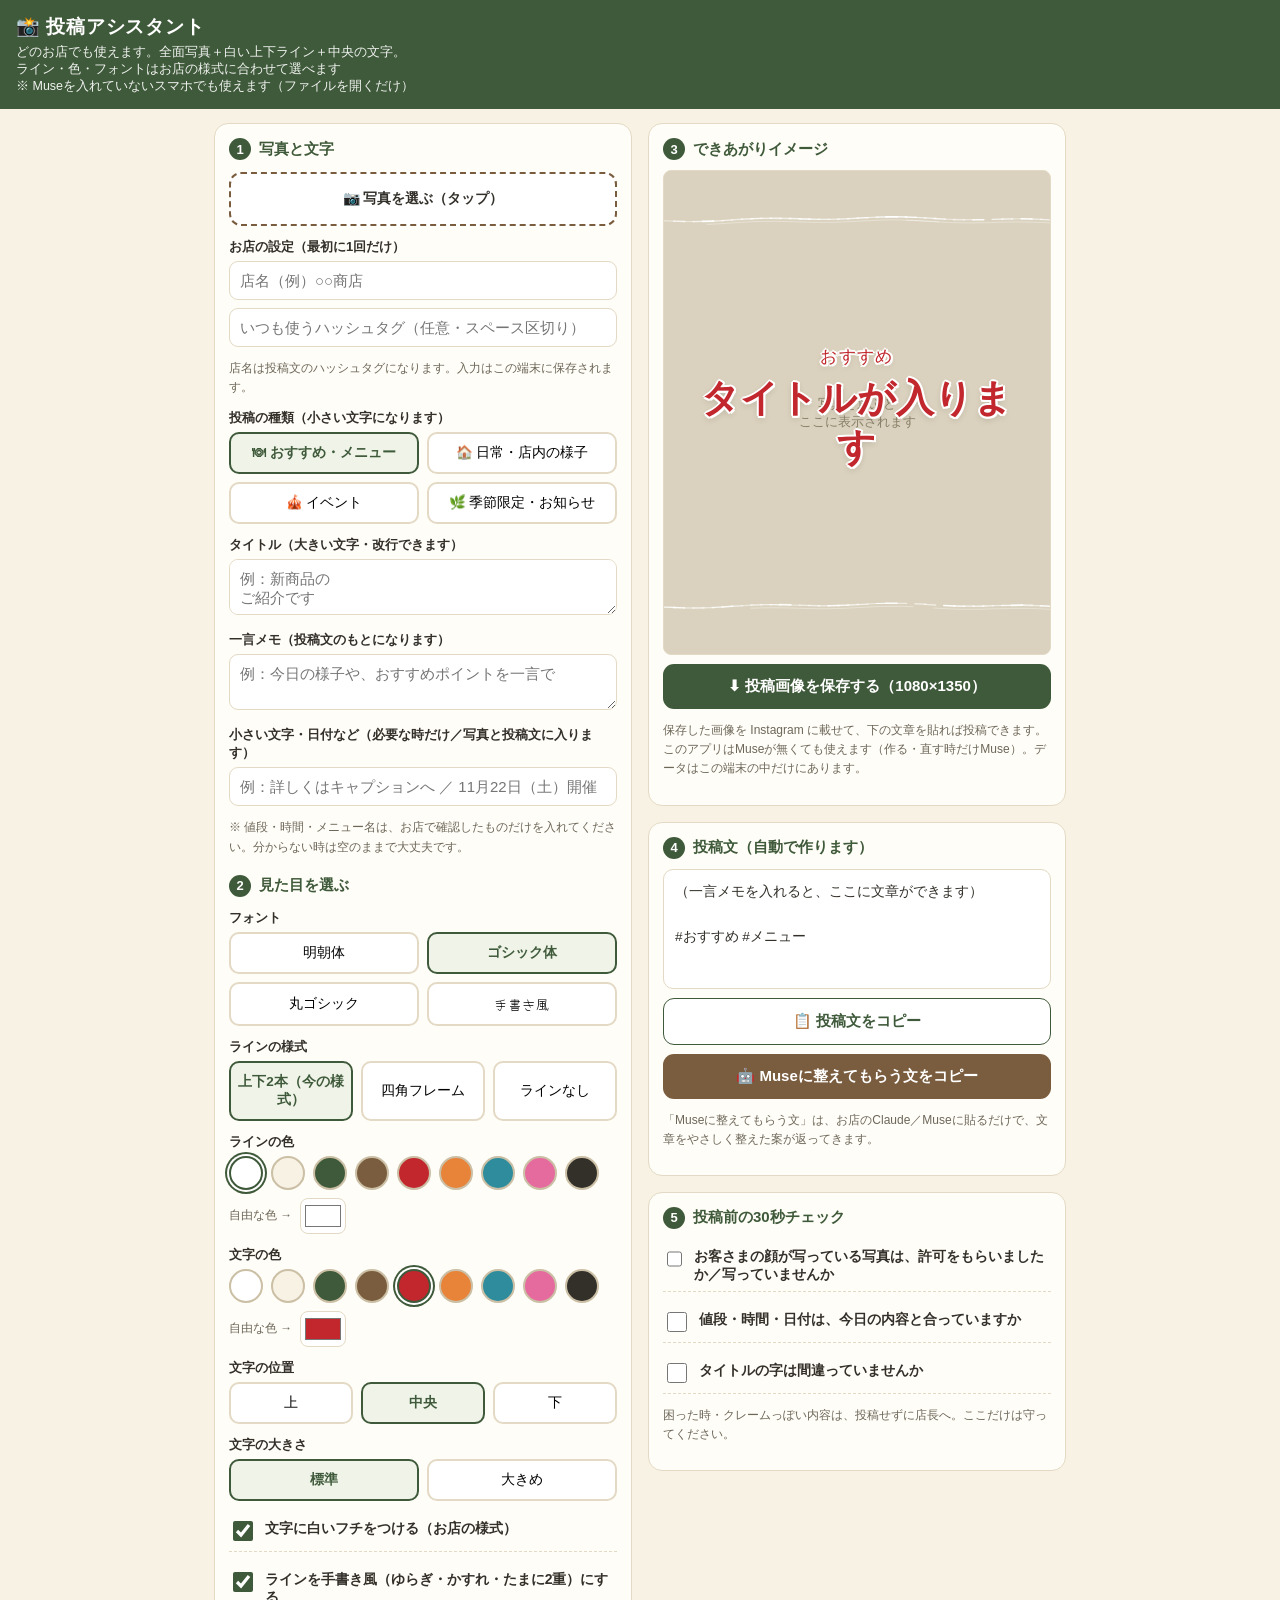
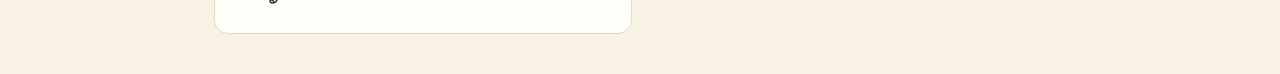
<file: index.html>
<!DOCTYPE html>
<html lang="ja">
<head>
<meta charset="UTF-8">
<meta name="viewport" content="width=device-width, initial-scale=1">
<link rel="preconnect" href="https://fonts.googleapis.com">
<link href="https://fonts.googleapis.com/css2?family=Yomogi&family=Klee+One:wght@600&display=swap" rel="stylesheet">
<title>投稿アシスタント</title>
<style>
  :root{--cream:#F8F2E4;--cream2:#FFFDF7;--green:#3F5A3A;--green2:#556B4A;--brown:#7A5C3E;--ink:#33302A;--line:#E3D9C4}
  *{box-sizing:border-box}
  body{margin:0;font-family:"Hiragino Sans","Noto Sans JP",sans-serif;background:var(--cream);color:var(--ink)}
  header{background:var(--green);color:#fff;padding:14px 16px}
  header h1{font-size:19px;margin:0;font-family:"Hiragino Mincho ProN","Noto Serif JP",serif;letter-spacing:.04em}
  header p{margin:4px 0 0;font-size:12.5px;opacity:.92}
  main{max-width:880px;margin:0 auto;padding:14px 14px 40px;display:grid;gap:16px}
  @media(min-width:760px){main{grid-template-columns:1fr 1fr;align-items:start}}
  .card{background:var(--cream2);border:1px solid var(--line);border-radius:14px;padding:14px}
  .card h2{font-size:15px;margin:0 0 10px;color:var(--green);display:flex;gap:8px;align-items:center}
  .step{display:inline-flex;width:22px;height:22px;border-radius:50%;background:var(--green);color:#fff;font-size:13px;align-items:center;justify-content:center;flex:none}
  label{font-size:13px;font-weight:600;display:block;margin:12px 0 5px}
  input[type=text],textarea,select{width:100%;padding:10px;border:1px solid var(--line);border-radius:9px;font-size:15px;background:#fff;font-family:inherit}
  textarea{min-height:56px;resize:vertical}
  .cats,.seg{display:grid;grid-template-columns:1fr 1fr;gap:8px}
  .seg{grid-template-columns:repeat(3,1fr)}
  .cat,.segbtn{border:2px solid var(--line);background:#fff;border-radius:10px;padding:10px 6px;font-size:13.5px;cursor:pointer;text-align:center;font-family:inherit}
  .cat.on,.segbtn.on{border-color:var(--green);background:#EFF3E8;font-weight:700;color:var(--green)}
  .photoPick{display:block;border:2px dashed var(--brown);border-radius:12px;padding:16px;text-align:center;background:#fff;cursor:pointer;font-size:14px}
  .photoPick input{display:none}
  .swrow{display:flex;gap:8px;align-items:center;flex-wrap:wrap}
  .sw{width:34px;height:34px;border-radius:50%;border:2px solid #cbbfa5;cursor:pointer;padding:0}
  .sw.on{border-color:var(--green);box-shadow:0 0 0 2px #fff,0 0 0 4px var(--green)}
  input[type=color]{width:46px;height:36px;border:1px solid var(--line);border-radius:8px;background:#fff;padding:2px}
  /* preview : 全面写真＋細フレーム */
  #preview{position:relative;width:100%;aspect-ratio:4/5;background:#DAD2BE center/cover no-repeat;border:1px solid var(--line);border-radius:8px;overflow:hidden}
  #pvFrame{position:absolute;inset:4.2%;border:3px solid #fff;pointer-events:none}
  #pvText{position:absolute;left:9%;width:82%;text-align:center;pointer-events:none}
  #pvText.top{top:11%} #pvText.center{top:50%;transform:translateY(-50%)} #pvText.bottom{bottom:11%}
  #pvLabel{font-size:clamp(12px,3.6vw,17px);letter-spacing:.08em;margin-bottom:6px}
  #pvTitle{font-size:clamp(22px,7vw,38px);font-weight:700;line-height:1.3;white-space:pre-line;word-break:break-all}
  #pvTitle.big{font-size:clamp(26px,8.4vw,46px)}
  #pvSub{font-size:clamp(12px,3.8vw,18px);margin-top:8px;white-space:pre-line}
  #pvNone{position:absolute;inset:0;display:flex;align-items:center;justify-content:center;color:#8a8069;font-size:13px;text-align:center;padding:12px}
  .btn{width:100%;border:0;border-radius:11px;padding:13px;font-size:15px;font-weight:700;cursor:pointer;margin-top:9px}
  .btn.main{background:var(--green);color:#fff}
  .btn.sub{background:#fff;border:1.5px solid var(--green);color:var(--green)}
  .btn.brown{background:var(--brown);color:#fff}
  .check{display:flex;gap:9px;align-items:flex-start;font-size:14px;padding:7px 0;border-bottom:1px dashed var(--line)}
  .check:last-child{border-bottom:0}
  .check input{width:20px;height:20px;margin-top:1px;accent-color:var(--green)}
  #okMsg{display:none;background:#EFF3E8;border:1px solid var(--green2);color:var(--green);border-radius:10px;padding:10px;font-size:14px;font-weight:700;text-align:center;margin-top:10px}
  .note{font-size:12px;color:#6d675a;line-height:1.6}
  #captionOut{white-space:pre-wrap;background:#fff;border:1px solid var(--line);border-radius:10px;padding:11px;font-size:13.5px;line-height:1.7;min-height:120px}
</style>
</head>
<body>
<header>
  <h1>📸 投稿アシスタント</h1>
  <p>どのお店でも使えます。全面写真＋白い上下ライン＋中央の文字。<br>ライン・色・フォントはお店の様式に合わせて選べます<br>※ Museを入れていないスマホでも使えます（ファイルを開くだけ）</p>
</header>
<main>
  <section class="card">
    <h2><span class="step">1</span>写真と文字</h2>
    <label class="photoPick">📷 写真を選ぶ（タップ）
      <input type="file" id="photo" accept="image/*">
    </label>
    <label>お店の設定（最初に1回だけ）</label>
    <input type="text" id="shop" placeholder="店名（例）○○商店">
    <input type="text" id="tags" placeholder="いつも使うハッシュタグ（任意・スペース区切り）" style="margin-top:8px">
    <p class="note">店名は投稿文のハッシュタグになります。入力はこの端末に保存されます。</p>
    <label>投稿の種類（小さい文字になります）</label>
    <div class="cats" id="cats">
      <button type="button" class="cat on" data-cat="menu">🍽 おすすめ・メニュー</button>
      <button type="button" class="cat" data-cat="harvest">🏠 日常・店内の様子</button>
      <button type="button" class="cat" data-cat="event">🎪 イベント</button>
      <button type="button" class="cat" data-cat="news">🌿 季節限定・お知らせ</button>
    </div>
    <label>タイトル（大きい文字・改行できます）</label>
    <textarea id="title" placeholder="例：新商品の&#10;ご紹介です" maxlength="60"></textarea>
    <label>一言メモ（投稿文のもとになります）</label>
    <textarea id="memo" placeholder="例：今日の様子や、おすすめポイントを一言で"></textarea>
    <label>小さい文字・日付など（必要な時だけ／写真と投稿文に入ります）</label>
    <input type="text" id="extra" placeholder="例：詳しくはキャプションへ ／ 11月22日（土）開催">
    <p class="note">※ 値段・時間・メニュー名は、お店で確認したものだけを入れてください。分からない時は空のままで大丈夫です。</p>

    <h2 style="margin-top:18px"><span class="step">2</span>見た目を選ぶ</h2>
    <label>フォント</label>
    <div class="seg" id="fontSeg" style="grid-template-columns:1fr 1fr">
      <button type="button" class="segbtn" data-font="mincho" style="font-family:'Hiragino Mincho ProN','Noto Serif JP',serif">明朝体</button>
      <button type="button" class="segbtn on" data-font="gothic">ゴシック体</button>
      <button type="button" class="segbtn" data-font="maru">丸ゴシック</button>
      <button type="button" class="segbtn" data-font="tegaki" style="font-family:'Yomogi','Kaisei Decol',cursive">手書き風</button>
    </div>
    <label>ラインの様式</label>
    <div class="seg" id="frameSeg">
      <button type="button" class="segbtn on" data-frame="tb">上下2本（今の様式）</button>
      <button type="button" class="segbtn" data-frame="box">四角フレーム</button>
      <button type="button" class="segbtn" data-frame="none">ラインなし</button>
    </div>
    <label>ラインの色</label>
    <div class="swrow" data-sw="frame"></div>
    <label>文字の色</label>
    <div class="swrow" data-sw="text"></div>
    <label>文字の位置</label>
    <div class="seg" id="posSeg">
      <button type="button" class="segbtn" data-pos="top">上</button>
      <button type="button" class="segbtn on" data-pos="center">中央</button>
      <button type="button" class="segbtn" data-pos="bottom">下</button>
    </div>
    <label>文字の大きさ</label>
    <div class="seg" id="sizeSeg" style="grid-template-columns:1fr 1fr">
      <button type="button" class="segbtn on" data-size="std">標準</button>
      <button type="button" class="segbtn" data-size="big">大きめ</button>
    </div>
    <label class="check"><input type="checkbox" id="shadow" checked> 文字に白いフチをつける（お店の様式）</label>
    <label class="check"><input type="checkbox" id="handLine" checked> ラインを手書き風（ゆらぎ・かすれ・たまに2重）にする</label>
  </section>

  <div style="display:grid;gap:16px">
    <section class="card">
      <h2><span class="step">3</span>できあがりイメージ</h2>
      <div id="preview">
        <div id="pvNone">写真を選ぶと<br>ここに表示されます</div>
        <svg id="pvLines" viewBox="0 0 400 500" preserveAspectRatio="none" style="position:absolute;inset:0;width:100%;height:100%;display:none;pointer-events:none"></svg>
        <div id="pvFrame"></div>
        <div id="pvText" class="center">
          <div id="pvLabel">おすすめメニュー</div>
          <div id="pvTitle">タイトルが入ります</div>
          <div id="pvSub"></div>
        </div>
      </div>
      <button class="btn main" id="dlBtn" type="button">⬇ 投稿画像を保存する（1080×1350）</button>
      <p class="note">保存した画像を Instagram に載せて、下の文章を貼れば投稿できます。このアプリはMuseが無くても使えます（作る・直す時だけMuse）。データはこの端末の中だけにあります。</p>
    </section>

    <section class="card">
      <h2><span class="step">4</span>投稿文（自動で作ります）</h2>
      <div id="captionOut"></div>
      <button class="btn sub" id="copyCap" type="button">📋 投稿文をコピー</button>
      <button class="btn brown" id="copyPrompt" type="button">🤖 Museに整えてもらう文をコピー</button>
      <p class="note">「Museに整えてもらう文」は、お店のClaude／Museに貼るだけで、文章をやさしく整えた案が返ってきます。</p>
    </section>

    <section class="card">
      <h2><span class="step">5</span>投稿前の30秒チェック</h2>
      <label class="check"><input type="checkbox" class="chk"> お客さまの顔が写っている写真は、許可をもらいましたか／写っていませんか</label>
      <label class="check"><input type="checkbox" class="chk"> 値段・時間・日付は、今日の内容と合っていますか</label>
      <label class="check"><input type="checkbox" class="chk"> タイトルの字は間違っていませんか</label>
      <div id="okMsg">✅ OKです。そのまま投稿できます</div>
      <p class="note">困った時・クレームっぽい内容は、投稿せずに店長へ。ここだけは守ってください。</p>
    </section>
  </div>
</main>
<canvas id="cv" width="1080" height="1350" style="display:none"></canvas>
<script>
const CATS={
 menu:{label:"おすすめ",tags:"#おすすめ #メニュー",body:m=>`${m}`},
 harvest:{label:"日常・店内の様子",tags:"#日常 #店内",body:m=>`${m}`},
 event:{label:"イベント",tags:"#イベント #お知らせ",body:m=>`${m}`},
 news:{label:"季節限定・お知らせ",tags:"#季節限定 #期間限定",body:m=>`${m}`}
};
const FONTS={
 mincho:"'Hiragino Mincho ProN','Yu Mincho','Noto Serif JP',serif",
 gothic:"'Hiragino Sans','Yu Gothic','Noto Sans JP',sans-serif",
 maru:"'Hiragino Maru Gothic ProN','M PLUS Rounded 1c','Yu Gothic','Noto Sans JP',sans-serif",
 tegaki:"'Yomogi','Kaisei Decol','Klee One','Hiragino Maru Gothic ProN',cursive"
};
const SWATCHES=["#FFFFFF","#F8F2E4","#3F5A3A","#7A5C3E","#C1272D","#E8833A","#2E8C9C","#E56B9F","#33302A"];
let cat="menu", imgObj=null, imgURL="";
let font="gothic", frameColor="#FFFFFF", textColor="#C1272D", pos="center", size="std", frameStyle="tb";
const $=id=>document.getElementById(id);
function lum(hex){const n=parseInt(hex.slice(1),16),r=n>>16&255,g=n>>8&255,b=n&255;return (0.299*r+0.587*g+0.114*b)/255;}
function shadowCSS(){
  if(!$("shadow").checked) return "none";
  const ec = lum(textColor)>0.9 ? "rgba(96,84,66,.75)" : "#FFFFFF";
  return `2px 0 0 ${ec},-2px 0 0 ${ec},0 2px 0 ${ec},0 -2px 0 ${ec},1.5px 1.5px 0 ${ec},-1.5px 1.5px 0 ${ec},1.5px -1.5px 0 ${ec},-1.5px -1.5px 0 ${ec},0 3px 7px rgba(0,0,0,.18)`;
}
function rnd(n){const x=Math.sin(n*127.1+311.7)*43758.5453;return x-Math.floor(x);}
function hexRgb(hex){const n=parseInt(hex.slice(1),16);return [n>>16&255,n>>8&255,n&255];}
function waveY(x,base){return base+Math.sin(x*0.017)*1.1+Math.sin(x*0.005+1.7)*1.5;}
function roughLineSVG(base){
  let out="";const step=10;
  for(let x=0,i=0;x<400;x+=step,i++){
    if(rnd(base+i*3.1)<0.05) continue; // たまに途切れる（かすれ）
    const a=(0.5+rnd(base+i*7.7)*0.5).toFixed(2), w=(1.0+rnd(base+i*5.3)*0.8).toFixed(2);
    out+=`<path d="M${x} ${waveY(x*2.7,base).toFixed(1)} L${x+step+1.5} ${waveY((x+step)*2.7,base).toFixed(1)}" stroke="${frameColor}" stroke-width="${w}" stroke-opacity="${a}" stroke-linecap="round" fill="none"/>`;
  }
  // たまに2重になる区間
  [[40+rnd(base)*80,150+rnd(base*2)*110],[230+rnd(base*3)*60,120+rnd(base*5)*90]].forEach(([sx,len],k)=>{
    let d="";for(let x=sx;x<=sx+len;x+=12){d+=(x===sx?"M":"L")+x.toFixed(1)+" "+(waveY(x*2.7,base)+3.2).toFixed(1)+" ";}
    out+=`<path d="${d}" stroke="${frameColor}" stroke-width="0.8" stroke-opacity="0.45" fill="none" stroke-linecap="round"/>`;
  });
  return out;
}
function caption(){
  const memo=$("memo").value.trim()||"（一言メモを入れると、ここに文章ができます）";
  const extra=$("extra").value.trim();
  const shop=$("shop").value.trim(), utags=$("tags").value.trim();
  let t=CATS[cat].body(memo);
  if(extra) t+="\n"+extra;
  const tags=[];
  if(shop)tags.push("#"+shop.replace(/\s/g,""));
  tags.push(...CATS[cat].tags.split(" "));
  if(utags)utags.split(/[\s　]+/).filter(Boolean).forEach(x=>tags.push(x.startsWith("#")?x:"#"+x));
  return t+"\n\n"+tags.join(" ");
}
function buildSwatches(){
  document.querySelectorAll("[data-sw]").forEach(row=>{
    const target=row.dataset.sw;
    SWATCHES.forEach(c=>{
      const b=document.createElement("button");b.type="button";b.className="sw";b.style.background=c;b.dataset.color=c;b.dataset.target=target;
      b.onclick=()=>{if(target==="frame")frameColor=c;else textColor=c;syncColorInputs();render();};
      row.appendChild(b);
    });
    const inp=document.createElement("input");inp.type="color";inp.id=target+"ColorInput";
    inp.value=target==="frame"?frameColor:textColor;
    inp.oninput=()=>{if(target==="frame")frameColor=inp.value;else textColor=inp.value;render();};
    row.appendChild(inp);
    const cap=document.createElement("span");cap.className="note";cap.textContent="自由な色 →";row.insertBefore(cap,inp);
  });
}
function syncColorInputs(){
  const f=$("frameColorInput"),t=$("textColorInput");
  if(f)f.value=frameColor; if(t)t.value=textColor;
}
function render(){
  $("pvLabel").textContent=CATS[cat].label;
  $("pvTitle").textContent=$("title").value.trim()||"タイトルが入ります";
  $("pvSub").textContent=$("extra").value.trim();
  if(imgURL){$("preview").style.backgroundImage=`url(${imgURL})`;$("pvNone").style.display="none";}
  const pf=$("pvFrame"), svg=$("pvLines");
  pf.style.border="none";pf.style.inset="4.2%";
  const wavy = frameStyle==="tb" && $("handLine").checked;
  if(frameStyle==="box"){pf.style.border="3px solid "+frameColor;}
  else if(frameStyle==="tb"&&!wavy){pf.style.inset="10% 0";pf.style.borderTop="3px solid "+frameColor;pf.style.borderBottom="3px solid "+frameColor;}
  pf.style.display=(frameStyle==="none"||wavy)?"none":"block";
  if(wavy){svg.style.display="block";svg.innerHTML=roughLineSVG(50)+roughLineSVG(450);}
  else svg.style.display="none";
  const tx=$("pvText");
  tx.className=pos;
  tx.style.color=textColor; tx.style.fontFamily=FONTS[font]; tx.style.textShadow=shadowCSS();
  $("pvTitle").classList.toggle("big",size==="big");
  document.querySelectorAll(".sw").forEach(s=>{
    const cur=s.dataset.target==="frame"?frameColor:textColor;
    s.classList.toggle("on",s.dataset.color.toLowerCase()===cur.toLowerCase());
  });
  $("captionOut").textContent=caption();
  const all=[...document.querySelectorAll(".chk")].every(c=>c.checked);
  $("okMsg").style.display=all?"block":"none";
}
document.querySelectorAll(".cat").forEach(b=>b.onclick=()=>{cat=b.dataset.cat;document.querySelectorAll(".cat").forEach(x=>x.classList.toggle("on",x===b));render();});
function seg(id,attr,fn){document.querySelectorAll("#"+id+" .segbtn").forEach(b=>b.onclick=()=>{fn(b.dataset[attr]);document.querySelectorAll("#"+id+" .segbtn").forEach(x=>x.classList.toggle("on",x===b));render();});}
seg("fontSeg","font",v=>font=v); seg("posSeg","pos",v=>pos=v); seg("sizeSeg","size",v=>size=v); seg("frameSeg","frame",v=>frameStyle=v);
$("photo").onchange=e=>{
  const f=e.target.files[0]; if(!f) return;
  imgURL=URL.createObjectURL(f); imgObj=new Image(); imgObj.onload=render; imgObj.src=imgURL; render();
};
["title","memo","extra"].forEach(id=>$(id).addEventListener("input",render));
$("shadow").addEventListener("change",render);
$("handLine").addEventListener("change",render);
$("shop").value=localStorage.getItem("pa_shop")||"";
$("tags").value=localStorage.getItem("pa_tags")||"";
$("shop").addEventListener("input",()=>{localStorage.setItem("pa_shop",$("shop").value);render();});
$("tags").addEventListener("input",()=>{localStorage.setItem("pa_tags",$("tags").value);render();});
document.querySelectorAll(".chk").forEach(c=>c.addEventListener("change",render));
$("copyCap").onclick=async()=>{await navigator.clipboard.writeText(caption());$("copyCap").textContent="✅ コピーしました";setTimeout(()=>$("copyCap").textContent="📋 投稿文をコピー",1600);};
$("copyPrompt").onclick=async()=>{
  const p=`${$("shop").value.trim()||"お店"}のInstagram投稿文を整えてください。\n種類：${CATS[cat].label}\nタイトル案：${$("title").value.trim()||"（未定。案を3つください）"}\n一言メモ：${$("memo").value.trim()}\n条件：やさしい言い方で、誇張はしない。値段・時間・メニュー名はメモに無いものを勝手に作らない。文章は3〜5行＋ハッシュタグ。まず案を1つ出してください。`;
  await navigator.clipboard.writeText(p);$("copyPrompt").textContent="✅ コピーしました。Museに貼ってください";setTimeout(()=>$("copyPrompt").textContent="🤖 Museに整えてもらう文をコピー",2000);};
function wrapLines(ctx,text,maxW){
  const out=[];
  text.split("\n").forEach(part=>{
    let line="";
    for(const ch of part){if(ctx.measureText(line+ch).width>maxW&&line){out.push(line);line=ch;}else line+=ch;}
    out.push(line);
  });
  return out;
}
$("dlBtn").onclick=()=>{
  const cv=$("cv"),ctx=cv.getContext("2d");
  // 全面写真
  if(imgObj&&imgObj.complete){
    const s=Math.max(1080/imgObj.width,1350/imgObj.height),w=imgObj.width*s,h=imgObj.height*s;
    ctx.drawImage(imgObj,(1080-w)/2,(1350-h)/2,w,h);
  }else{ctx.fillStyle="#DAD2BE";ctx.fillRect(0,0,1080,1350);ctx.fillStyle="#8a8069";ctx.font="34px sans-serif";ctx.textAlign="center";ctx.fillText("写真（試作では未選択）",540,675);}
  // ライン（様式で切替）
  ctx.strokeStyle=frameColor;ctx.lineWidth=5;
  if(frameStyle==="box"){ctx.strokeRect(46,46,1080-92,1350-92);}
  else if(frameStyle==="tb"){
    const wY=(x,b)=>b+Math.sin(x*0.017)*3+Math.sin(x*0.005+1.7)*4;
    const roughLine=(base)=>{
      if(!$("handLine").checked){ctx.beginPath();ctx.moveTo(0,base);ctx.lineTo(1080,base);ctx.stroke();return;}
      const fc=hexRgb(frameColor), step=24;
      ctx.save();ctx.lineCap="round";
      for(let x=0,i=0;x<1080;x+=step,i++){
        if(rnd(base+i*3.1)<0.05) continue;
        ctx.strokeStyle=`rgba(${fc[0]},${fc[1]},${fc[2]},${(0.5+rnd(base+i*7.7)*0.5).toFixed(2)})`;
        ctx.lineWidth=3.6+rnd(base+i*5.3)*2.6;
        ctx.beginPath();ctx.moveTo(x,wY(x,base));ctx.lineTo(x+step+3,wY(x+step,base));ctx.stroke();
      }
      [[110+rnd(base)*220,420+rnd(base*2)*300],[640+rnd(base*3)*160,330+rnd(base*5)*240]].forEach(([sx,len])=>{
        ctx.strokeStyle=`rgba(${fc[0]},${fc[1]},${fc[2]},0.45)`;ctx.lineWidth=2.2;ctx.beginPath();
        for(let x=sx;x<=sx+len;x+=30){const y=wY(x,base)+9;if(x===sx)ctx.moveTo(x,y);else ctx.lineTo(x,y);}
        ctx.stroke();
      });
      ctx.restore();
    };
    roughLine(135); roughLine(1215);
  }
  // 文字
  const fam=FONTS[font];
  const titleSize=size==="big"?104:88;
  ctx.textAlign="center";ctx.fillStyle=textColor;
  const edgeOn=$("shadow").checked;
  const edgeColor=lum(textColor)>0.9?"rgba(96,84,66,0.8)":"#FFFFFF";
  const drawT=(text,ty,fpx,weight)=>{
    ctx.font=`${weight} ${fpx}px ${fam}`;
    if(edgeOn){ctx.save();ctx.lineJoin="round";ctx.miterLimit=2;ctx.strokeStyle=edgeColor;ctx.lineWidth=Math.max(3,fpx*0.11);ctx.strokeText(text,540,ty);ctx.restore();}
    ctx.fillText(text,540,ty);
  };
  const label=CATS[cat].label;
  ctx.font=`700 ${titleSize}px ${fam}`;
  const lines=wrapLines(ctx,$("title").value.trim()||"タイトルが入ります",860);
  const sub=$("extra").value.trim();
  const lh=titleSize*1.32, blockH=40+26+lines.length*lh+(sub?26+44:0);
  let y = pos==="top"?150 : pos==="center"?(1350-blockH)/2 : 1350-blockH-150;
  drawT(label,y+40,40,500);
  lines.forEach((l,i)=>drawT(l,y+66+lh*(i+1)-(titleSize*0.18),titleSize,700));
  if(sub)drawT(sub,y+66+lh*lines.length+58,40,500);
  const a=document.createElement("a");a.download="minanme-post.png";a.href=cv.toDataURL("image/png");a.click();
};
buildSwatches(); syncColorInputs(); render();
</script>
</body>
</html>
</file>
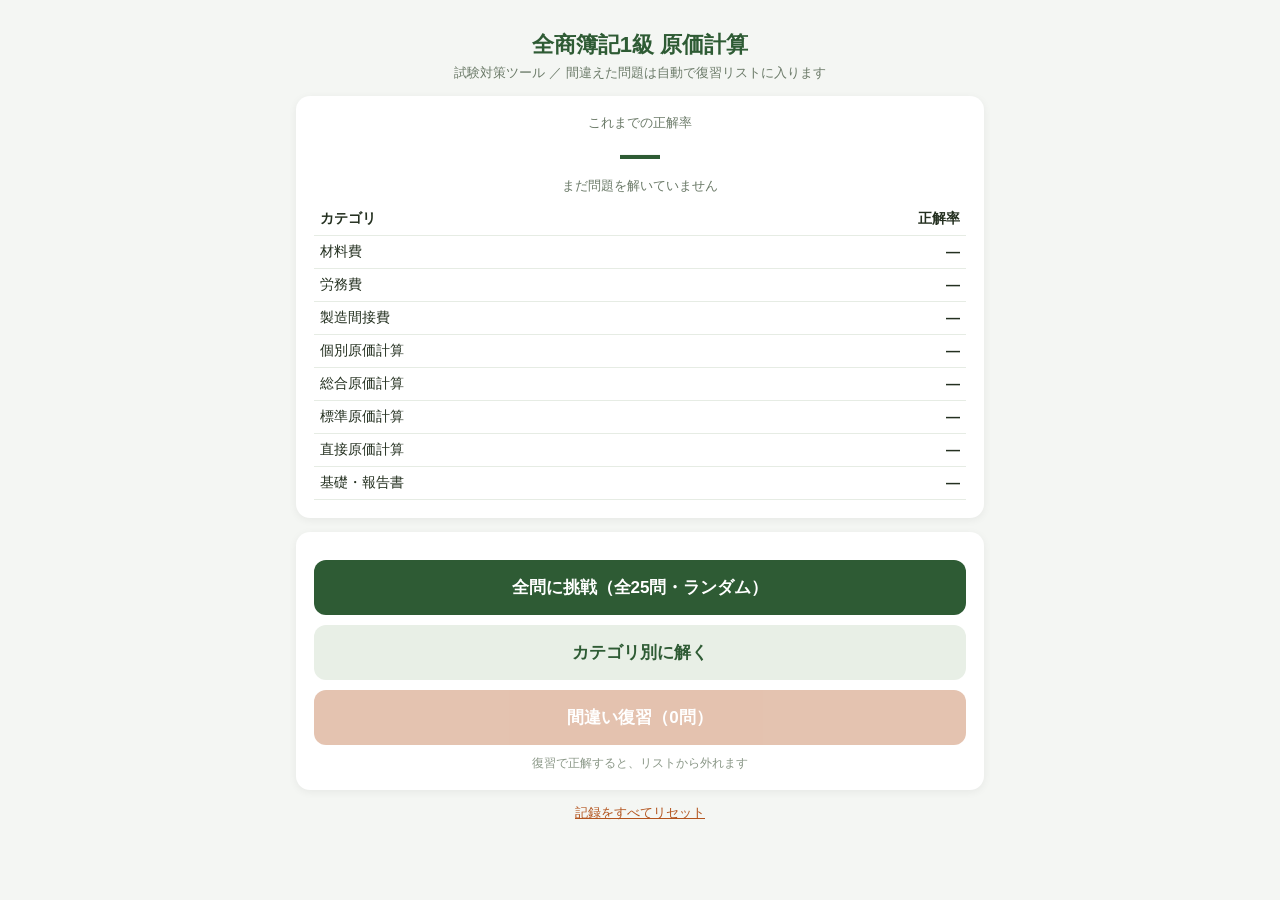
<file: zensho-cost/index.html>
<!DOCTYPE html>
<html lang="ja">
<head>
<meta charset="UTF-8">
<meta name="viewport" content="width=device-width, initial-scale=1.0">
<title>全商簿記1級 原価計算 試験対策ツール</title>
<style>
* { box-sizing: border-box; margin: 0; padding: 0;}
body { font-family: "Hiragino Kaku Gothic ProN", "Yu Gothic", sans-serif; background: #f4f6f3; color: #243020; padding: 16px; max-width: 720px; margin: 0 auto;}
h1 { font-size: 22px; text-align: center; padding: 14px 0 4px; color: #2e5b34;}
.sub { text-align: center; font-size: 13px; color: #6b7a68; margin-bottom: 14px;}
.card { background: #fff; border-radius: 14px; padding: 18px; margin-bottom: 14px; box-shadow: 0 2px 8px rgba(0,0,0,.06);}
.score-big { font-size: 40px; font-weight: bold; text-align: center; color: #2e5b34;}
.score-label { text-align: center; font-size: 13px; color: #6b7a68;}
table.cat { width: 100%; border-collapse: collapse; font-size: 14px; margin-top: 8px;}
table.cat td, table.cat th { padding: 7px 6px; border-bottom: 1px solid #e6ece4; text-align: left;}
table.cat td:last-child, table.cat th:last-child { text-align: right; font-weight: bold;}
.btn { display: block; width: 100%; padding: 16px; margin: 10px 0; border: none; border-radius: 12px; font-size: 17px; font-weight: bold; cursor: pointer;}
.btn-main { background: #2e5b34; color: #fff;}
.btn-sub { background: #e8efe6; color: #2e5b34;}
.btn-review { background: #b3541e; color: #fff;}
.btn:disabled { opacity:.35; cursor: default;}
.qmeta { display: flex; justify-content: space-between; font-size: 13px; color: #6b7a68; margin-bottom: 8px;}
.qcat { background: #e8efe6; color: #2e5b34; padding: 2px 10px; border-radius: 999px; font-weight: bold;}
.qtext { font-size: 18px; line-height: 1.7; margin-bottom: 14px; white-space: pre-wrap;}
.choice { display: block; width: 100%; text-align: left; padding: 14px 16px; margin: 8px 0; border: 2px solid #d8e2d4; border-radius: 12px; background: #fff; font-size: 17px; cursor: pointer;}
.choice.correct { border-color: #2e9e4f; background: #e9f7ee;}
.choice.wrong { border-color: #d33; background: #fdeeee;}
.choice:disabled { cursor: default; color: #243020;}
.result { font-size: 20px; font-weight: bold; margin: 12px 0 6px;}
.result.ok { color: #2e9e4f;}.result.ng { color: #d33;}
.explain { background: #f7f3e8; border-left: 5px solid #c9a227; padding: 12px 14px; border-radius: 8px; font-size: 15px; line-height: 1.8; white-space: pre-wrap;}
.hidden { display: none;}
.small { font-size: 12px; color: #8a9787; text-align: center; margin-top: 10px;}
.reset { background: none; border: none; color: #b3541e; font-size: 13px; cursor: pointer; text-decoration: underline; display: block; margin: 6px auto;}
</style>
</head>
<body>
<h1>全商簿記1級 原価計算</h1>
<p class="sub">試験対策ツール ／ 間違えた問題は自動で復習リストに入ります</p>

<!-- ホーム -->
<div id="home">
<div class="card">
<div class="score-label">これまでの正解率</div>
<div class="score-big" id="totalRate">―</div>
<div class="score-label" id="totalCount"></div>
<table class="cat" id="catTable"></table>
</div>
<div class="card">
<button class="btn btn-main" onclick="startQuiz('all')">全問に挑戦（全25問・ランダム）</button>
<button class="btn btn-sub" onclick="showCats()">カテゴリ別に解く</button>
<div id="catBtns" class="hidden"></div>
<button class="btn btn-review" id="reviewBtn" onclick="startQuiz('review')">間違い復習（<span id="reviewCount">0</span>問）</button>
<p class="small">復習で正解すると、リストから外れます</p>
</div>
<button class="reset" onclick="resetAll()">記録をすべてリセット</button>
</div>

<!-- クイズ -->
<div id="quiz" class="hidden">
<div class="card">
<div class="qmeta"><span class="qcat" id="qCat"></span><span id="qProg"></span></div>
<div class="qtext" id="qText"></div>
<div id="choices"></div>
<div id="feedback" class="hidden">
<div class="result" id="resultMark"></div>
<div class="explain" id="explainText"></div>
<button class="btn btn-main" id="nextBtn" onclick="nextQ()">次の問題へ</button>
</div>
</div>
<button class="btn btn-sub" onclick="goHome()">やめてホームに戻る</button>
</div>

<!-- 結果 -->
<div id="finish" class="hidden">
<div class="card">
<div class="score-label">今回の正解率</div>
<div class="score-big" id="finRate"></div>
<div class="score-label" id="finCount"></div>
</div>
<button class="btn btn-main" onclick="goHome()">ホームに戻る</button>
</div>

<script>
const QUESTIONS = [
// ===== 材料費・労務費・経費 =====
{cat:"材料費", q:"期首材料棚卸高100kg（単価50円）、当月購入300kg（単価60円）、当月消費250kg。先入先出法による当月材料消費額はいくらか。",
choices:["14,000円","14,375円","15,000円","12,500円"], ans:0,
ex:"先入先出法は、古いものから消費したと考える。\n100kg×50円＋150kg×60円＝5,000＋9,000＝14,000円。\n月末は新しい150kg×60円＝9,000円が残る。"},
{cat:"材料費", q:"期首材料棚卸高100kg（単価50円）、当月購入300kg（単価60円）、当月消費250kg。総平均法による当月材料消費額はいくらか。",
choices:["14,000円","14,375円","15,000円","13,750円"], ans:1,
ex:"総平均単価＝（100×50＋300×60）÷（100＋300）＝23,000÷400＝57.5円。\n消費額＝250kg×57.5円＝14,375円。"},
{cat:"材料費", q:"材料の帳簿棚卸数量は500kg、実地棚卸数量は480kg、材料単価は100円であった。棚卸減耗費はいくらか（処理は製造間接費とする）。",
choices:["1,000円","2,000円","4,800円","5,000円"], ans:1,
ex:"減耗数量＝500−480＝20kg。\n棚卸減耗費＝20kg×100円＝2,000円。\n正常な減耗は製造間接費として処理する。"},
{cat:"労務費", q:"ある作業員の当月の作業時間は直接作業160時間、間接作業20時間、賃率は1時間1,200円であった。直接労務費はいくらか。",
choices:["216,000円","192,000円","24,000円","180,000円"], ans:1,
ex:"消費賃金総額＝180時間×1,200円＝216,000円。\nこのうち直接作業分 160時間×1,200円＝192,000円が直接労務費。\n間接作業分24,000円は製造間接費になる。"},
// ===== 製造間接費の配賦 =====
{cat:"製造間接費", q:"当月の製造間接費予算は1,200,000円、予定配賦基準は直接作業時間1,000時間である。ある製品の実際直接作業時間が90時間のとき、予定配賦額はいくらか。",
choices:["90,000円","108,000円","120,000円","100,000円"], ans:1,
ex:"予定配賦率＝1,200,000円÷1,000時間＝1,200円/時間。\n予定配賦額＝1,200円×90時間＝108,000円。"},
{cat:"製造間接費", q:"製造間接費の実際発生額は115,000円、予定配賦額は108,000円であった。配賦差異とその有利・不利の正しい組み合わせはどれか。",
choices:["7,000円の有利差異","7,000円の不利差異","23,000円の不利差異","差異なし"], ans:1,
ex:"配賦差異＝実際発生額−予定配賦額＝115,000−108,000＝7,000円。\n実際が予定より多い＝配賦不足なので「不利差異（借方差異）」。"},
// ===== 個別原価計算 =====
{cat:"個別原価計算", q:"指図書No.101の原価資料：直接材料費30,000円、直接労務費20,000円、直接経費5,000円、製造間接費配賦額15,000円。完成数量100個のとき、製品1個あたりの原価はいくらか。",
choices:["550円","650円","700円","750円"], ans:2,
ex:"製造原価＝30,000＋20,000＋5,000＋15,000＝70,000円。\n単位原価＝70,000円÷100個＝700円。"},
{cat:"個別原価計算", q:"ある指図書の総製造費用は500,000円であったが、作業くずの評価額が30,000円あった。作業くず評価額を控除した後の製品原価はいくらか。",
choices:["530,000円","500,000円","470,000円","440,000円"], ans:2,
ex:"作業くずの評価額は、その発生した指図書の製造原価から控除する。\n500,000−30,000＝470,000円。"},
// ===== 総合原価計算 =====
{cat:"総合原価計算", q:"期首仕掛品200個（材料費40,000円）、当月投入1,800個（材料費360,000円）、完成品1,600個、月末仕掛品400個。材料は始点で全量投入される。完成品材料費はいくらか。",
choices:["320,000円","360,000円","288,000円","400,000円"], ans:0,
ex:"平均単価＝（40,000＋360,000）÷（200＋1,800）＝400,000÷2,000＝200円。\n完成品材料費＝1,600個×200円＝320,000円。\n月末仕掛品材料費は400個×200円＝80,000円。"},
{cat:"総合原価計算", q:"期首仕掛品200個（材料費46,000円）、当月投入1,800個（材料費360,000円）、完成品1,600個、月末仕掛品400個。材料は始点投入。完成品材料費はいくらか。",
choices:["320,000円","326,000円","314,000円","336,000円"], ans:1,
ex:"先入先出法では完成品は期首分から先に完成したと考える。\n当月投入分の単価＝360,000÷1,800＝200円。\n完成品＝期首分46,000円＋（1,600−200）個×200円＝46,000＋280,000＝326,000円。"},
{cat:"総合原価計算", q:"期首仕掛品300個（進捗度60%、加工費54,000円）、当月投入1,700個、当月加工費286,000円、完成品1,500個、月末仕掛品500個（進捗度40%）。完成品加工費はいくらか。",
choices:["286,000円","294,000円","300,000円","340,000円"], ans:2,
ex:"完成換算量の合計＝完成1,500個＋月末500個×40%＝1,500＋200＝1,700個。\n加工費合計＝54,000＋286,000＝340,000円。\n単位加工費＝340,000÷1,700＝200円。\n完成品加工費＝1,500個×200円＝300,000円。"},
{cat:"総合原価計算", q:"A製品1,000個（等価係数1）、B製品500個（等価係数2）を生産し、総原価は600,000円であった。B製品1個あたりの原価はいくらか。",
choices:["300円","400円","600円","1,200円"], ans:2,
ex:"積数：A＝1,000個×1＝1,000、B＝500個×2＝1,000、合計2,000。\n積数1あたり原価＝600,000÷2,000＝300円。\nB単位原価＝300円×係数2＝600円（Aは300円）。"},
{cat:"総合原価計算", q:"第1工程の工程費は200,000円で完成1,000個、第2工程では第1工程完成品を全量投入し加工費150,000円がかかり1,000個完成した。完成品1個あたりの原価はいくらか。",
choices:["150円","200円","350円","300円"], ans:2,
ex:"累加法では前工程費が次工程へ振り替わる。\n完成品原価＝前工程費200,000＋第2工程加工費150,000＝350,000円。\n単位原価＝350,000÷1,000個＝350円。"},
{cat:"総合原価計算", q:"当月投入1,000個、完成品900個、正常仕損品100個、月末仕掛品なし。当月総原価450,000円のとき、完成品1個あたりの原価はいくらか。",
choices:["450円","500円","405円","550円"], ans:1,
ex:"度外視法は仕損費を良品（完成品）が負担する方法。\n完成品単位原価＝450,000円÷900個＝500円。\n仕損品には原価を配分しない。"},
{cat:"総合原価計算", q:"当月投入1,000個、完成品900個、正常仕損品100個、月末仕掛品なし。当月総原価450,000円のとき、完成品原価はいくらか。",
choices:["450,000円","405,000円","500,000円","360,000円"], ans:1,
ex:"非度外視法は仕損品にも原価を負担させる。\n単位原価＝450,000÷1,000個＝450円。\n完成品原価＝900個×450円＝405,000円。\n仕損品原価45,000円と仕損品評価額との差額が仕損費になる。"},
// ===== 標準原価計算 =====
{cat:"標準原価計算", q:"材料の標準価格は1kgあたり500円、実際価格は520円、実際消費量は1,000kgであった。材料費価格差異はいくらか。",
choices:["20,000円の有利差異","20,000円の不利差異","10,000円の不利差異","差異なし"], ans:1,
ex:"価格差異＝（標準価格−実際価格）×実際消費量\n＝（500−520）×1,000＝−20,000円 → 20,000円の不利差異。\n実際価格が高いと不利になる。"},
{cat:"標準原価計算", q:"製品1,000個生産に対する材料の標準消費量は950kg、実際消費量は1,000kg、標準価格は1kgあたり500円であった。材料費数量差異はいくらか。",
choices:["25,000円の有利差異","25,000円の不利差異","50,000円の不利差異","20,000円の不利差異"], ans:1,
ex:"数量差異＝（標準消費量−実際消費量）×標準価格\n＝（950−1,000）×500＝−25,000円 → 25,000円の不利差異。\n使いすぎは不利差異になる。"},
{cat:"標準原価計算", q:"標準賃率は1時間1,000円、実際賃率は1,050円、実際作業時間は200時間、標準作業時間は190時間であった。直接労務費の賃率差異はいくらか。",
choices:["10,000円の有利差異","10,000円の不利差異","9,500円の不利差異","差異なし"], ans:1,
ex:"賃率差異＝（標準賃率−実際賃率）×実際作業時間\n＝（1,000−1,050）×200＝−10,000円 → 10,000円の不利差異。\nなお時間差異＝（190−200）×1,000＝10,000円の不利差異。"},
// ===== 直接原価計算・CVP =====
{cat:"直接原価計算", q:"販売単価1,000円、製品1個あたり変動費600円のとき、貢献利益と貢献利益率の正しい組み合わせはどれか。",
choices:["貢献利益400円・40%","貢献利益600円・60%","貢献利益400円・60%","貢献利益1,600円・40%"], ans:0,
ex:"貢献利益＝販売単価−変動費＝1,000−600＝400円。\n貢献利益率＝400÷1,000＝40%。"},
{cat:"直接原価計算", q:"固定費が月1,200,000円、貢献利益率が40%のとき、損益分岐点売上高はいくらか。",
choices:["480,000円","1,200,000円","3,000,000円","2,000,000円"], ans:2,
ex:"損益分岐点売上高＝固定費÷貢献利益率\n＝1,200,000÷0.4＝3,000,000円。"},
{cat:"直接原価計算", q:"実際売上高4,000,000円、損益分岐点売上高3,000,000円のとき、安全余裕率はいくらか。",
choices:["75%","33%","25%","20%"], ans:2,
ex:"安全余裕率＝（実際売上高−損益分岐点売上高）÷実際売上高\n＝（4,000,000−3,000,000）÷4,000,000＝25%。"},
{cat:"直接原価計算", q:"固定費1,200,000円、貢献利益率40%の会社が、目標利益600,000円を達成するために必要な売上高はいくらか。",
choices:["3,000,000円","4,500,000円","1,800,000円","5,000,000円"], ans:1,
ex:"必要売上高＝（固定費＋目標利益）÷貢献利益率\n＝（1,200,000＋600,000）÷0.4＝4,500,000円。"},
// ===== 基礎・報告書 =====
{cat:"基礎・報告書", q:"当月総製造費用800,000円、期首仕掛品棚卸高100,000円、月末仕掛品棚卸高120,000円のとき、当月製品製造原価（売上原価の基礎となる完成品原価）はいくらか。",
choices:["800,000円","780,000円","820,000円","900,000円"], ans:1,
ex:"当月製品製造原価＝当月総製造費用＋期首仕掛品−月末仕掛品\n＝800,000＋100,000−120,000＝780,000円。\n製造原価報告書の基本形。"},
{cat:"基礎・報告書", q:"次のうち、原価計算の目的として適切でないものはどれか。",
choices:["財務諸表作成のための原価の算定","製品の価格決定のための資料提供","原価管理のための資料提供","株価算定のための原価の算定"], ans:3,
ex:"原価計算の目的は、①財務諸表作成、②価格決定、③原価管理、④予算編成・統制、⑤経営基本計画の設定など。\n株価の算定は原価計算の目的には含まれない。"},
{cat:"基礎・報告書", q:"生産量が販売量より多い期において、全部原価計算による営業利益と直接原価計算による営業利益を比べると、一般にどうなるか。",
choices:["全部原価計算の方が大きい","直接原価計算の方が大きい","必ず等しくなる","比較できない"], ans:0,
ex:"全部原価計算では固定製造間接費の一部が期末在庫に繰り延べられる。\n生産量＞販売量（在庫が増える）と、その分だけ全部原価計算の利益が大きくなる。\n逆に在庫が減る期は直接原価計算の方が大きくなる。"}
];

const LS_KEY = "zensho_cost_v1";
let stats = JSON.parse(localStorage.getItem(LS_KEY) || '{"total":0,"correct":0,"cats":{},"wrong":[]}');
let quizList = [], quizIdx = 0, quizCorrect = 0, answered = false;

function save(){ localStorage.setItem(LS_KEY, JSON.stringify(stats));}
function rate(t,c){ return t===0? "―": Math.round(c/t*100)+"%";}

function renderHome(){
document.getElementById("totalRate").textContent = rate(stats.total, stats.correct);
document.getElementById("totalCount").textContent = stats.total===0? "まだ問題を解いていません": stats.total+"問中 "+stats.correct+"問正解";
const cats = [...new Set(QUESTIONS.map(q=>q.cat))];
let html = "<tr><th>カテゴリ</th><th>正解率</th></tr>";
cats.forEach(c=>{
const s = stats.cats[c] || {t:0,c:0};
html += "<tr><td>"+c+"</td><td>"+rate(s.t,s.c)+(s.t? "（"+s.c+"/"+s.t+"）":"")+"</td></tr>";
});
document.getElementById("catTable").innerHTML = html;
document.getElementById("reviewCount").textContent = stats.wrong.length;
document.getElementById("reviewBtn").disabled = stats.wrong.length===0;
}

function showCats(){
const el = document.getElementById("catBtns");
if(!el.classList.contains("hidden")){ el.classList.add("hidden"); return;}
const cats = [...new Set(QUESTIONS.map(q=>q.cat))];
el.innerHTML = cats.map(c=>{
const n = QUESTIONS.filter(q=>q.cat===c).length;
return '<button class="btn btn-sub" onclick="startQuiz(\'cat\',\''+c+'\')">'+c+"（"+n+"問）</button>";
}).join("");
el.classList.remove("hidden");
}

function shuffle(a){ for(let i=a.length-1;i>0;i--){ const j=Math.floor(Math.random()*(i+1)); [a[i],a[j]]=[a[j],a[i]];} return a;}

function startQuiz(mode, cat){
if(mode==="all") quizList = shuffle(QUESTIONS.map((q,i)=>i));
else if(mode==="cat") quizList = shuffle(QUESTIONS.map((q,i)=>i).filter(i=>QUESTIONS[i].cat===cat));
else if(mode==="review"){ if(stats.wrong.length===0) return; quizList = shuffle([...stats.wrong]);}
quizIdx = 0; quizCorrect = 0;
document.getElementById("home").classList.add("hidden");
document.getElementById("finish").classList.add("hidden");
document.getElementById("quiz").classList.remove("hidden");
showQ();
}

function showQ(){
answered = false;
const qi = quizList[quizIdx], q = QUESTIONS[qi];
document.getElementById("qCat").textContent = q.cat;
document.getElementById("qProg").textContent = (quizIdx+1)+" / "+quizList.length+"問";
document.getElementById("qText").textContent = q.q;
document.getElementById("feedback").classList.add("hidden");
const order = shuffle(q.choices.map((c,i)=>i));
document.getElementById("choices").innerHTML = order.map(ci =>
'<button class="choice" data-ci="'+ci+'" onclick="answer(this,'+qi+','+ci+')">'+q.choices[ci]+"</button>"
).join("");
}

function answer(btn, qi, ci){
if(answered) return; answered = true;
const q = QUESTIONS[qi], ok = ci===q.ans;
document.querySelectorAll(".choice").forEach(b=>{
b.disabled = true;
if(Number(b.dataset.ci)===q.ans) b.classList.add("correct");
else if(b===btn) b.classList.add("wrong");
});
stats.total++;
stats.cats[q.cat] = stats.cats[q.cat] || {t:0,c:0};
stats.cats[q.cat].t++;
if(ok){
stats.correct++; stats.cats[q.cat].c++; quizCorrect++;
stats.wrong = stats.wrong.filter(i=>i!==qi);
} else {
if(!stats.wrong.includes(qi)) stats.wrong.push(qi);
}
save();
const rm = document.getElementById("resultMark");
rm.textContent = ok? "⭕ 正解！": "❌ 不正解（復習リストに入れました）";
rm.className = "result " + (ok? "ok": "ng");
document.getElementById("explainText").textContent = "\n" + q.ex;
document.getElementById("nextBtn").textContent = quizIdx+1>=quizList.length? "結果を見る": "次の問題へ";
document.getElementById("feedback").classList.remove("hidden");
}

function nextQ(){
quizIdx++;
if(quizIdx>=quizList.length){
document.getElementById("quiz").classList.add("hidden");
document.getElementById("finish").classList.remove("hidden");
document.getElementById("finRate").textContent = Math.round(quizCorrect/quizList.length*100)+"%";
document.getElementById("finCount").textContent = quizList.length+"問中 "+quizCorrect+"問正解";
} else showQ();
}

function goHome(){
document.getElementById("quiz").classList.add("hidden");
document.getElementById("finish").classList.add("hidden");
document.getElementById("home").classList.remove("hidden");
renderHome();
}

function resetAll(){
if(!confirm("記録をすべて消しますか？")) return;
stats = {total:0,correct:0,cats:{},wrong:[]}; save(); renderHome();
}

renderHome();
</script>
</body>
</html>
</file>
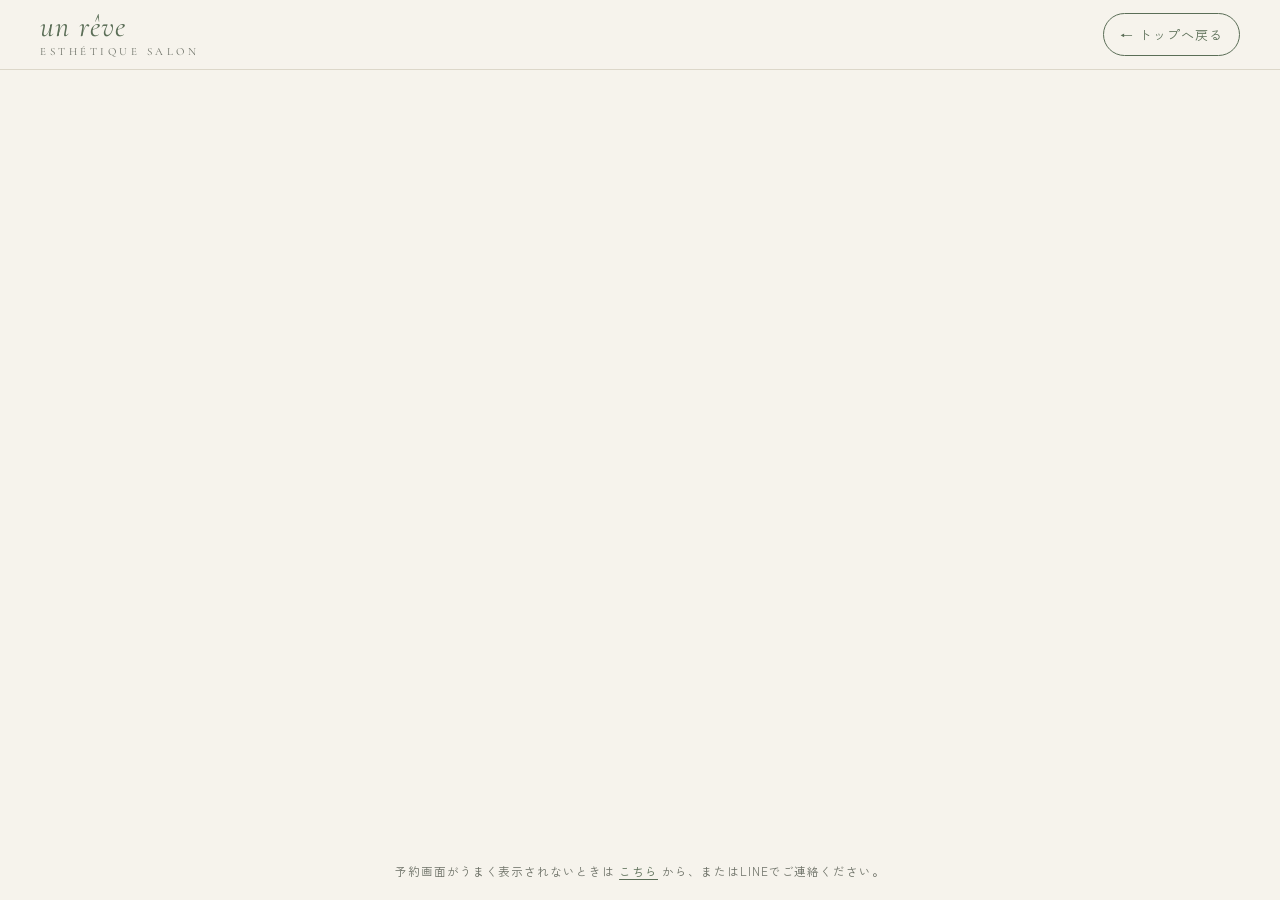
<file: unreve-site/reserve.html>
<!doctype html>
<html lang="ja">
<head>
<meta charset="utf-8">
<meta name="viewport" content="width=device-width, initial-scale=1">
<title>ご予約｜un rêve エステティックサロン</title>
<meta name="description" content="un rêve（アン・レーヴ）のWeb予約ページ。メニューを選んで、空き状況から予約できます。">
<link rel="preconnect" href="https://fonts.googleapis.com">
<link rel="preconnect" href="https://fonts.gstatic.com" crossorigin>
<link href="https://fonts.googleapis.com/css2?family=Cormorant+Garamond:ital,wght@0,300;0,400;0,500;1,300;1,400&family=Shippori+Mincho:wght@400;500&family=Zen+Kaku+Gothic+New:wght@300;400;500&display=swap" rel="stylesheet">
<link rel="stylesheet" href="style.css">
<style>
  body{display:flex;flex-direction:column;min-height:100svh}
  .rv-head{display:flex;align-items:center;justify-content:space-between;gap:12px;padding:12px clamp(16px,4vw,40px);border-bottom:1px solid var(--line);background:var(--bg)}
  .rv-head .logo-main{color:var(--accent)}
  .rv-back{font-size:13px;color:var(--accent);border:1px solid var(--accent);border-radius:999px;padding:8px 16px;white-space:nowrap}
  .rv-back:hover{background:var(--accent);color:#fff}
  .rv-frame{flex:1;display:flex;flex-direction:column}
  .rv-frame iframe{flex:1;width:100%;min-height:calc(100svh - 120px);border:0;background:var(--bg)}
  .rv-note{font-size:11.5px;color:var(--ink2);text-align:center;padding:10px 16px 18px}
  .rv-note a{color:var(--accent);text-decoration:underline;text-underline-offset:3px}
</style>
</head>
<body>
<header class="rv-head">
  <a href="index.html" class="logo" aria-label="un rêve トップへ">
    <span class="logo-main">un rêve</span>
    <span class="logo-sub">esthétique salon</span>
  </a>
  <a href="index.html" class="rv-back">← トップへ戻る</a>
</header>
<main class="rv-frame">
  <iframe src="https://script.google.com/macros/s/AKfycbyVlb3L_6fU7e0awhnahnGbkHigJy0oTBDQjTmpHWzd3mR0malqCs3Lzs90U6T3pOqudg/exec?p=aki" title="un rêve ご予約フォーム" loading="eager"></iframe>
  <p class="rv-note">予約画面がうまく表示されないときは <a href="https://script.google.com/macros/s/AKfycbyVlb3L_6fU7e0awhnahnGbkHigJy0oTBDQjTmpHWzd3mR0malqCs3Lzs90U6T3pOqudg/exec?p=aki" target="_blank" rel="noopener">こちら</a> から、またはLINEでご連絡ください。</p>
</main>
</body>
</html>
</file>
<file: unreve-site/style.css>
:root{
  --bg:#f6f3ec;
  --bg2:#eeeadf;
  --card:#fbf9f4;
  --ink:#2f342c;
  --ink2:#6c7066;
  --line:#dcd7c9;
  --accent:#5b6e57;
  --accent2:#8a9a7c;
  --gold:#b59b6a;
  --map-bg:#ebe7dc;
  --map-road:#fbf9f4;
  --map-green:#d3dccb;
  --serif-en:"Cormorant Garamond",Georgia,serif;
  --serif-ja:"Shippori Mincho","Hiragino Mincho ProN",serif;
  --sans:"Zen Kaku Gothic New","Hiragino Sans",sans-serif;
  --header-h:76px;
}
*{box-sizing:border-box;margin:0;padding:0}
html{scroll-behavior:smooth;scroll-padding-top:var(--header-h)}
body{background:var(--bg);color:var(--ink);font-family:var(--sans);font-weight:400;line-height:1.95;letter-spacing:.06em;-webkit-font-smoothing:antialiased;overflow-x:hidden}
a{color:inherit;text-decoration:none}
ul,ol{list-style:none}
button{font:inherit;color:inherit;background:none;border:0;cursor:pointer}
.container{width:min(1120px,100% - 40px);margin-inline:auto}

/* ---------- header ---------- */
.header{position:fixed;inset:0 0 auto;height:var(--header-h);display:flex;align-items:center;justify-content:space-between;padding:0 clamp(20px,4vw,48px);z-index:50;transition:background .4s,box-shadow .4s}
.header.is-scrolled{background:rgba(246,243,236,.86);backdrop-filter:blur(12px);-webkit-backdrop-filter:blur(12px);box-shadow:0 1px 0 var(--line)}
.logo{display:flex;flex-direction:column;line-height:1}
.logo-main{font-family:var(--serif-en);font-style:italic;font-size:30px;font-weight:400;letter-spacing:.04em;color:var(--accent)}
.logo-sub{font-family:var(--serif-en);font-size:11px;letter-spacing:.32em;color:var(--ink2);margin-top:4px;text-transform:uppercase}
.nav{display:flex;align-items:center;gap:clamp(14px,2.2vw,32px)}
.nav a[data-nav]{font-family:var(--serif-en);font-size:17px;letter-spacing:.08em;display:flex;flex-direction:column;align-items:center;line-height:1.2;position:relative;padding:6px 0}
.nav a[data-nav] small{font-family:var(--sans);font-size:10px;color:var(--ink2);letter-spacing:.1em;margin-top:2px}
.nav a[data-nav]::after{content:"";position:absolute;left:50%;bottom:-4px;width:0;height:1px;background:var(--accent);transition:width .35s,left .35s}
.nav a[data-nav]:hover::after,.nav a[data-nav].is-current::after{width:100%;left:0}
.nav-cta{background:var(--accent);color:#fff;font-size:13px;padding:10px 20px;border-radius:999px;transition:background .3s}
.nav-cta:hover{background:#4a5b47}
.burger{display:none;width:44px;height:44px;position:relative;z-index:60}
.burger span{position:absolute;left:10px;right:10px;height:1px;background:var(--ink);transition:transform .4s,top .4s}
.burger span:first-child{top:17px}.burger span:last-child{top:26px}
.burger[aria-expanded="true"] span:first-child{top:22px;transform:rotate(30deg)}
.burger[aria-expanded="true"] span:last-child{top:22px;transform:rotate(-30deg)}

/* ---------- buttons ---------- */
.btn{display:inline-flex;align-items:center;justify-content:center;gap:10px;min-height:52px;padding:0 32px;border-radius:999px;font-size:14px;letter-spacing:.12em;transition:all .35s}
.btn-solid{background:var(--accent);color:#fff}
.btn-solid:hover{background:#4a5b47;transform:translateY(-2px);box-shadow:0 10px 24px -10px rgba(91,110,87,.6)}
.btn-ghost{border:1px solid var(--accent);color:var(--accent)}
.btn-ghost:hover{background:var(--accent);color:#fff}
.btn-line{background:#06c755;color:#fff;font-size:15px}
.btn-line svg{width:22px;height:22px}
.btn-line:hover{filter:brightness(.95);transform:translateY(-2px)}

/* ---------- hero ---------- */
.hero{position:relative;min-height:100svh;display:grid;place-items:center;text-align:center;overflow:hidden;padding:calc(var(--header-h) + 20px) 20px 80px}
.hero-bg{position:absolute;inset:0;pointer-events:none}
.orb{position:absolute;border-radius:50%;filter:blur(60px);opacity:.75}
.orb1{width:46vw;height:46vw;max-width:620px;max-height:620px;background:#dfe6d6;top:-10%;left:-8%;animation:float 18s ease-in-out infinite}
.orb2{width:38vw;height:38vw;max-width:520px;max-height:520px;background:#efe2cf;bottom:-12%;right:-6%;animation:float 22s ease-in-out infinite reverse}
.orb3{width:22vw;height:22vw;max-width:300px;max-height:300px;background:#e9ddd8;top:30%;right:22%;animation:float 26s ease-in-out infinite}
@keyframes float{0%,100%{transform:translate(0,0)}50%{transform:translate(30px,-30px)}}
.leaf{position:absolute;width:clamp(120px,16vw,220px);fill:none;stroke:var(--accent2);stroke-width:1.1;opacity:.55}
.leaf-l{left:3%;bottom:4%;transform:rotate(-12deg)}
.leaf-r{right:4%;top:14%;transform:rotate(168deg) scale(.8)}
.hero-inner{position:relative;z-index:1}
.hero-eyebrow{font-family:var(--serif-en);font-style:italic;font-size:clamp(15px,1.6vw,18px);letter-spacing:.3em;color:var(--accent2)}
.hero-title{margin:18px 0 26px;font-weight:400}
.hero-title .en{display:block;font-family:var(--serif-en);font-style:italic;font-weight:300;font-size:clamp(72px,14vw,168px);line-height:1;color:var(--accent);letter-spacing:.02em}
.hero-title .ja{display:block;font-family:var(--serif-ja);font-size:clamp(17px,2.2vw,24px);letter-spacing:.24em;margin-top:22px}
.hero-lead{color:var(--ink2);font-size:clamp(13px,1.4vw,15px)}
.hero-actions{display:flex;gap:16px;justify-content:center;flex-wrap:wrap;margin-top:40px}
.scroll-cue{position:absolute;bottom:26px;left:50%;transform:translateX(-50%);font-family:var(--serif-en);font-size:12px;letter-spacing:.3em;color:var(--ink2);display:flex;flex-direction:column;align-items:center;gap:8px}
.scroll-cue::after{content:"";width:1px;height:48px;background:linear-gradient(var(--ink2),transparent);animation:cue 2.2s ease-in-out infinite;transform-origin:top}
@keyframes cue{0%{transform:scaleY(0)}50%{transform:scaleY(1)}100%{transform:scaleY(1);opacity:0}}

/* ---------- sections ---------- */
.section{padding:clamp(88px,12vw,150px) 0}
.sec-head{text-align:center;margin-bottom:clamp(44px,6vw,72px)}
.sec-en{font-family:var(--serif-en);font-style:italic;font-weight:300;font-size:clamp(44px,6vw,72px);line-height:1;color:var(--accent)}
.sec-ja{font-family:var(--serif-ja);font-weight:400;font-size:15px;letter-spacing:.3em;margin-top:14px;display:inline-flex;align-items:center;gap:14px}
.sec-ja::before,.sec-ja::after{content:"";width:28px;height:1px;background:var(--gold)}
.sec-desc{color:var(--ink2);font-size:13px;margin-top:14px}

/* concept */
.concept-grid{display:grid;grid-template-columns:1fr 1.1fr;gap:clamp(40px,7vw,100px);align-items:center}
.arch{aspect-ratio:3/4;border-radius:999px 999px 18px 18px;background:linear-gradient(160deg,#e3e9da 0%,#f2e9dc 55%,#e9dfd6 100%);display:flex;flex-direction:column;align-items:center;justify-content:center;position:relative;overflow:hidden;max-width:440px;margin-inline:auto}
.arch::before{content:"";position:absolute;inset:16px;border:1px solid rgba(255,255,255,.75);border-radius:999px 999px 10px 10px}
.arch::after{content:"";position:absolute;width:70%;aspect-ratio:1;border-radius:50%;background:radial-gradient(circle,rgba(255,255,255,.7),transparent 70%);top:12%}
.arch-word{font-family:var(--serif-en);font-style:italic;font-size:clamp(64px,9vw,110px);color:var(--accent);position:relative;z-index:1;font-weight:300}
.arch-note{font-family:var(--serif-ja);color:var(--ink2);letter-spacing:.4em;position:relative;z-index:1}
.arch-note em{font-style:normal}
.concept-catch{font-family:var(--serif-ja);font-size:clamp(22px,2.6vw,30px);line-height:1.7;margin-bottom:28px;letter-spacing:.1em}
.concept-text>p:not(.concept-catch){color:var(--ink2);font-size:14.5px;margin-bottom:16px}
.points{margin-top:34px;border-top:1px solid var(--line)}
.points li{display:flex;gap:22px;align-items:center;padding:18px 0;border-bottom:1px solid var(--line)}
.pt-num{font-family:var(--serif-en);font-style:italic;font-size:28px;color:var(--gold);width:36px}
.points b{display:block;font-weight:500;font-size:15px}
.points li span:last-child{font-size:12.5px;color:var(--ink2);line-height:1.7}

/* course */
.course{background:var(--bg2)}
.tabs{display:flex;flex-wrap:wrap;justify-content:center;gap:10px;margin-bottom:44px}
.tab{min-width:120px;padding:12px 20px;border:1px solid var(--line);border-radius:999px;background:var(--card);font-family:var(--serif-en);font-size:17px;display:flex;flex-direction:column;align-items:center;line-height:1.2;transition:all .3s}
.tab small{font-family:var(--sans);font-size:10.5px;color:var(--ink2);margin-top:3px;letter-spacing:.1em}
.tab:hover{border-color:var(--accent2)}
.tab.is-active{background:var(--accent);border-color:var(--accent);color:#fff}
.tab.is-active small{color:rgba(255,255,255,.8)}
.panel{display:none;background:var(--card);border-radius:22px;padding:clamp(28px,5vw,56px);box-shadow:0 30px 60px -40px rgba(47,52,44,.35)}
.panel.is-active{display:block;animation:fadeUp .6s ease}
@keyframes fadeUp{from{opacity:0;transform:translateY(16px)}to{opacity:1;transform:none}}
.panel-intro{display:flex;justify-content:space-between;align-items:flex-end;gap:20px;flex-wrap:wrap;padding-bottom:22px;margin-bottom:8px;border-bottom:1px solid var(--line)}
.panel-intro h3{font-family:var(--serif-en);font-style:italic;font-weight:400;font-size:40px;color:var(--accent);line-height:1}
.panel-intro h3 span{font-family:var(--serif-ja);font-style:normal;font-size:14px;color:var(--ink2);margin-left:12px;letter-spacing:.2em}
.panel-intro p{font-size:13px;color:var(--ink2)}
.menu-list{columns:2;column-gap:56px}
.menu-list li{break-inside:avoid;display:grid;grid-template-columns:1fr auto auto;gap:6px 18px;align-items:baseline;padding:18px 0;border-bottom:1px dashed var(--line)}
.m-name{font-family:var(--serif-ja);font-size:15px;letter-spacing:.06em;line-height:1.6}
.m-name em{font-style:normal;font-family:var(--sans);font-size:11px;color:var(--accent);background:#e7ecdf;padding:2px 9px;border-radius:999px;margin-left:8px;white-space:nowrap;vertical-align:2px}
.m-time{font-size:12px;color:var(--ink2);white-space:nowrap}
.m-price{font-family:var(--serif-en);font-size:21px;white-space:nowrap;color:var(--ink);min-width:78px;text-align:right}
.m-ask{font-family:var(--sans);font-size:13px;color:var(--accent)}
.is-option .m-name{color:var(--ink2)}
.omakase{margin-top:44px;display:flex;justify-content:space-between;align-items:center;gap:28px;flex-wrap:wrap;padding:36px clamp(28px,5vw,56px);border-radius:22px;background:linear-gradient(120deg,var(--accent) 0%,#738768 100%);color:#fff}
.omakase-en{font-family:var(--serif-en);font-style:italic;font-size:22px;opacity:.8;line-height:1}
.omakase h3{font-family:var(--serif-ja);font-weight:400;font-size:22px;margin:8px 0 6px}
.omakase p{font-size:13px;opacity:.9}
.omakase .btn-solid{background:#fff;color:var(--accent)}
.note{font-size:11.5px;color:var(--ink2);margin-top:20px;text-align:center}

/* products */
.prod-feature{display:grid;grid-template-columns:1fr 1.15fr;gap:clamp(40px,6vw,90px);align-items:center}
.prod-visual{position:relative;aspect-ratio:1;border-radius:50%;background:radial-gradient(circle at 50% 40%,#fff 0%,#efe8da 60%,#e4dccb 100%);display:flex;align-items:flex-end;justify-content:center;gap:16px;padding-bottom:22%;max-width:440px;margin-inline:auto;width:100%}
.bottle{display:block;position:relative;border-radius:10px 10px 14px 14px;background:linear-gradient(90deg,#f8f6f0 0%,#fff 35%,#e9e4d8 100%);box-shadow:0 18px 30px -18px rgba(47,52,44,.45);z-index:1}
.bottle::before{content:"";position:absolute;left:50%;transform:translateX(-50%);bottom:100%;border-radius:4px 4px 0 0;background:var(--accent)}
.bottle::after{content:"PS";position:absolute;top:38%;left:0;right:0;text-align:center;font-family:var(--serif-en);font-size:11px;letter-spacing:.2em;color:var(--gold)}
.b1{width:17%;height:40%}.b1::before{width:46%;height:16%}
.b2{width:21%;height:52%}.b2::before{width:30%;height:12%;background:var(--gold)}
.b3{width:24%;height:28%;border-radius:12px}.b3::before{width:84%;height:22%;border-radius:8px 8px 0 0}
.prod-shadow{position:absolute;bottom:18%;left:20%;right:20%;height:10px;border-radius:50%;background:rgba(47,52,44,.12);filter:blur(6px)}
.prod-badge{display:inline-block;font-family:var(--serif-en);font-style:italic;font-size:14px;color:var(--gold);border:1px solid var(--gold);border-radius:999px;padding:2px 16px;margin-bottom:18px}
.prod-text h3{font-family:var(--serif-en);font-weight:400;font-size:clamp(34px,4.5vw,48px);letter-spacing:.14em;line-height:1.1;margin-bottom:24px}
.prod-text h3 span{display:block;font-family:var(--serif-ja);font-size:14px;letter-spacing:.24em;color:var(--ink2);margin-top:10px}
.prod-text>p{color:var(--ink2);font-size:14.5px;margin-bottom:14px}
.prod-actions{display:flex;gap:14px;flex-wrap:wrap;margin-top:28px}
.prod-cats{display:grid;grid-template-columns:repeat(4,1fr);gap:16px;margin-top:clamp(56px,8vw,90px)}
.prod-cat{background:var(--card);border:1px solid var(--line);border-radius:18px;padding:30px 16px;text-align:center;transition:transform .35s,box-shadow .35s}
.prod-cat:hover{transform:translateY(-4px);box-shadow:0 20px 40px -28px rgba(47,52,44,.4)}
.pc-icon{display:block;font-size:20px;color:var(--accent2);margin-bottom:6px}
.prod-cat h4{font-family:var(--serif-en);font-style:italic;font-weight:400;font-size:24px;color:var(--accent);line-height:1.2}
.prod-cat p{font-size:12px;color:var(--ink2)}

/* flow */
.flow{background:var(--bg2)}
.steps{display:grid;grid-template-columns:repeat(3,1fr);gap:20px;counter-reset:s}
.step{background:var(--card);border-radius:22px;padding:36px 30px;position:relative}
.step:not(:last-child)::after{content:"";position:absolute;right:-14px;top:50%;width:8px;height:8px;border-top:1px solid var(--accent2);border-right:1px solid var(--accent2);transform:translateY(-50%) rotate(45deg)}
.step-no{font-family:var(--serif-en);font-style:italic;font-size:18px;color:var(--gold)}
.step h4{font-family:var(--serif-ja);font-weight:500;font-size:18px;margin:8px 0 10px}
.step p{font-size:13px;color:var(--ink2);line-height:1.85}
.cta-band{margin-top:48px;text-align:center}
.cta-band p{font-family:var(--serif-ja);margin-bottom:20px;font-size:16px}

/* access */
.access-grid{display:grid;grid-template-columns:1.2fr 1fr;gap:clamp(30px,5vw,70px);align-items:center}
.map-card{display:block;border-radius:22px;overflow:hidden;position:relative;box-shadow:0 30px 60px -40px rgba(47,52,44,.4)}
.map-art{display:block;width:100%;height:auto;transition:transform .8s}
.map-card:hover .map-art{transform:scale(1.04)}
.map-label{position:absolute;right:16px;bottom:16px;background:var(--card);border-radius:999px;padding:8px 18px;font-size:12.5px;color:var(--accent)}
.info dl>div{display:grid;grid-template-columns:96px 1fr;padding:16px 0;border-bottom:1px solid var(--line)}
.info dt{font-family:var(--serif-en);font-style:italic;font-size:17px;color:var(--accent)}
.info dd{font-size:14px}
.info dd a{text-decoration:underline;text-underline-offset:4px;color:var(--accent)}
.sns{display:flex;gap:12px;margin-top:28px}
.sns-btn{display:inline-flex;align-items:center;gap:8px;padding:10px 22px;border:1px solid var(--line);border-radius:999px;font-size:13px;background:var(--card);transition:all .3s}
.sns-btn svg{width:18px;height:18px}
.sns-btn:hover{border-color:var(--accent);color:var(--accent)}

/* footer */
.footer{background:#2f342c;color:#d9d6cc;text-align:center;padding:64px 20px 110px}
.logo-foot{align-items:center}
.logo-foot .logo-main{color:#e6e2d6}
.logo-foot .logo-sub{color:#9a9c92}
.foot-nav{display:flex;flex-wrap:wrap;justify-content:center;gap:10px 28px;margin:30px 0 24px;font-family:var(--serif-en);font-size:16px;letter-spacing:.1em}
.foot-nav a:hover{color:#fff}
.copy{font-size:11px;color:#8d8f85}

/* floating */
.float-cta{position:fixed;right:18px;bottom:18px;z-index:40;width:64px;height:64px;border-radius:50%;background:#06c755;color:#fff;display:none;flex-direction:column;align-items:center;justify-content:center;font-size:10px;letter-spacing:.1em;box-shadow:0 10px 24px -8px rgba(0,0,0,.35)}
.float-cta svg{width:24px;height:24px}
.to-top{position:fixed;right:24px;bottom:24px;z-index:39;width:48px;height:48px;border-radius:50%;border:1px solid var(--line);background:var(--card);display:grid;place-items:center;color:var(--accent);opacity:0;pointer-events:none;transition:opacity .4s}
.to-top.is-show{opacity:1;pointer-events:auto}

/* reveal */
.reveal{opacity:0;transform:translateY(24px);transition:opacity 1s ease,transform 1s ease}
.reveal.is-in{opacity:1;transform:none}
@media (prefers-reduced-motion:reduce){.reveal{opacity:1;transform:none;transition:none}.orb,.scroll-cue::after{animation:none}html{scroll-behavior:auto}}

/* ---------- responsive ---------- */
@media (max-width:960px){
  .burger{display:block}
  .nav{position:fixed;inset:0;background:rgba(246,243,236,.97);backdrop-filter:blur(10px);flex-direction:column;justify-content:center;gap:22px;opacity:0;pointer-events:none;transition:opacity .4s}
  .nav.is-open{opacity:1;pointer-events:auto}
  .nav a[data-nav]{font-size:26px}
  .nav a[data-nav] small{font-size:11px}
  .nav-cta{margin-top:10px;font-size:14px;padding:14px 32px}
  .concept-grid,.prod-feature,.access-grid{grid-template-columns:1fr}
  .arch{max-width:320px}
  .prod-visual{max-width:320px}
  .menu-list{columns:1}
  .steps{grid-template-columns:1fr}
  .step:not(:last-child)::after{right:50%;top:auto;bottom:-14px;transform:translateX(50%) rotate(135deg)}
  .prod-cats{grid-template-columns:repeat(2,1fr)}
}
@media (max-width:600px){
  :root{--header-h:64px}
  .container{width:calc(100% - 32px)}
  .logo-main{font-size:26px}
  .tabs{display:grid;grid-template-columns:repeat(3,1fr);gap:8px}
  .tab{min-width:0;padding:10px 4px;font-size:15px}
  .panel{border-radius:18px;padding:24px 18px}
  .panel-intro h3{font-size:32px}
  .menu-list li{grid-template-columns:1fr auto;padding:16px 0}
  .m-name{grid-column:1/-1}
  .m-price{font-size:19px}
  .omakase{padding:28px 22px}
  .omakase .btn{width:100%}
  .hero-actions .btn{width:100%;max-width:300px}
  .float-cta{display:flex}
  .to-top{bottom:94px;right:26px;width:40px;height:40px}
  .info dl>div{grid-template-columns:80px 1fr}
}

/* ===== photos (v2) ===== */
.hero{color:#fff}
.hero-bg::after{content:"";position:absolute;inset:0;background:linear-gradient(180deg,rgba(38,44,36,.35) 0%,rgba(38,44,36,.25) 45%,rgba(38,44,36,.55) 100%)}
.hero-img{position:absolute;inset:0;width:100%;height:100%;object-fit:cover;animation:heroZoom 18s ease-out both}
@keyframes heroZoom{from{transform:scale(1.08)}to{transform:scale(1)}}
.hero-eyebrow,.hero-title .en,.hero-lead{color:#fff}
.hero-lead{opacity:.92}
.hero-title .en{text-shadow:0 4px 30px rgba(0,0,0,.2)}
.hero .btn-ghost{border-color:#fff;color:#fff}
.hero .btn-ghost:hover{background:#fff;color:var(--accent)}
.hero .scroll-cue{color:#fff}
.hero .scroll-cue::after{background:linear-gradient(#fff,transparent)}
.header:not(.is-scrolled) .logo-main{color:#fff}
.header:not(.is-scrolled) .logo-sub{color:rgba(255,255,255,.8)}
@media (min-width:961px){
  .header:not(.is-scrolled) .nav a[data-nav]{color:#fff}
  .header:not(.is-scrolled) .nav a[data-nav] small{color:rgba(255,255,255,.75)}
  .header:not(.is-scrolled) .nav a[data-nav]::after{background:#fff}
}
.header:not(.is-scrolled) .burger span{background:#fff}
.burger[aria-expanded="true"] span{background:var(--ink)!important}
.arch{margin:0;padding:0;background:none}
.arch::before{z-index:1}
.arch::after{display:none}
.arch img{width:100%;height:100%;object-fit:cover;display:block}
.panel{padding:0;overflow:hidden}
.panel-photo{height:clamp(180px,26vw,300px);overflow:hidden}
.panel-photo img{width:100%;height:100%;object-fit:cover;display:block;transition:transform 1.2s}
.panel:hover .panel-photo img{transform:scale(1.03)}
.panel-intro,.menu-list{margin-inline:clamp(22px,5vw,56px)}
.panel-intro{padding-top:clamp(24px,4vw,40px)}
.menu-list{padding-bottom:clamp(24px,4vw,48px)}
.prod-visual{margin:0;padding:0;overflow:hidden;background:none;aspect-ratio:1}
.prod-visual img{width:100%;height:100%;object-fit:cover;display:block}
.cta-band .btn{margin:6px}
.btn-lg{min-height:58px;padding:0 44px;font-size:15px}
.float-cta{background:var(--accent)}
.info dd a{color:var(--accent)}
@media (max-width:600px){.panel{padding:0}}
.panel-photo img{object-position:center 30%}
.map-art{aspect-ratio:16/10;object-fit:cover}
.m-desc{display:block;font-family:var(--sans);font-size:12px;color:var(--ink2);letter-spacing:.04em;line-height:1.7;margin-top:4px}
.menu-list li{align-items:start}
.m-time,.m-price{padding-top:2px}
#panel-facial .panel-photo img{object-position:center 62%}
/* products photo: rounded rectangle, no circle crop */
.prod-visual{border-radius:24px;aspect-ratio:4/5;max-width:400px}
.prod-visual img{object-position:center 30%}
@media (max-width:600px){.prod-text h3{font-size:30px;letter-spacing:.08em}}
</file>
